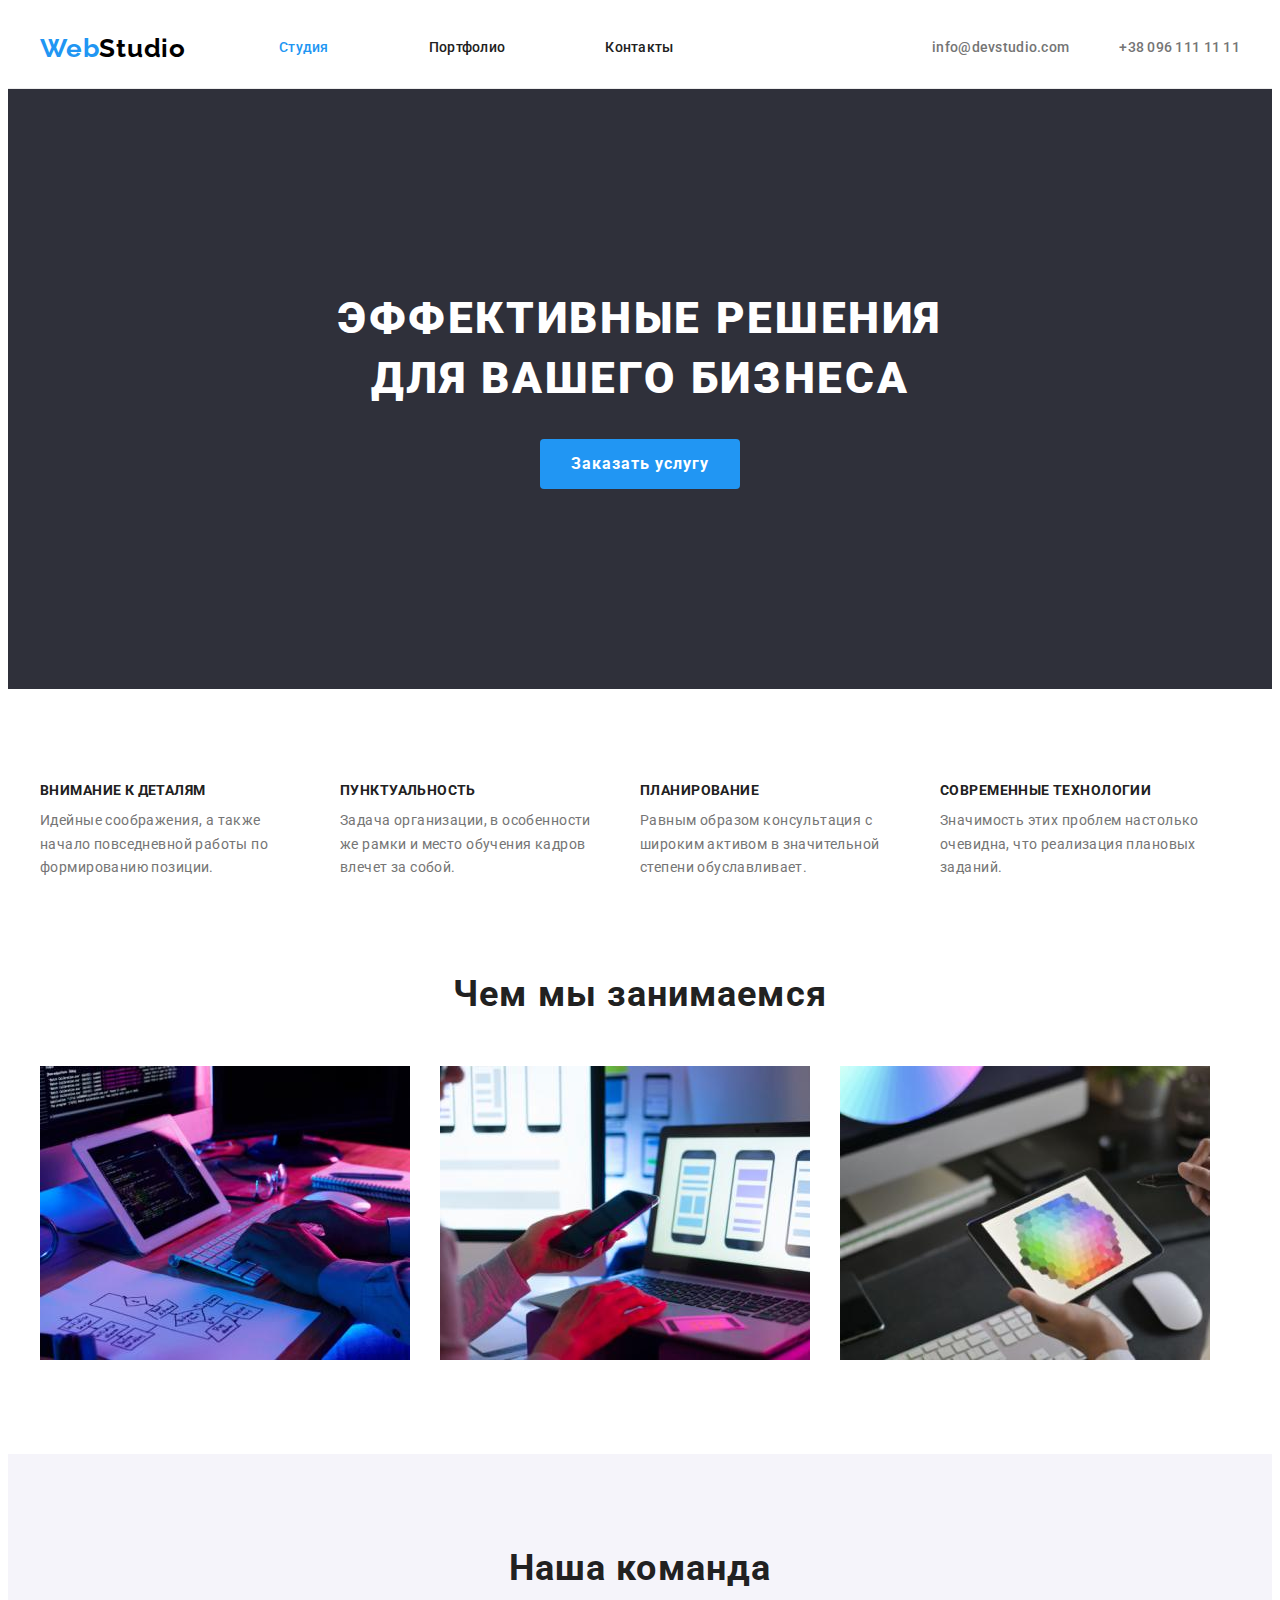
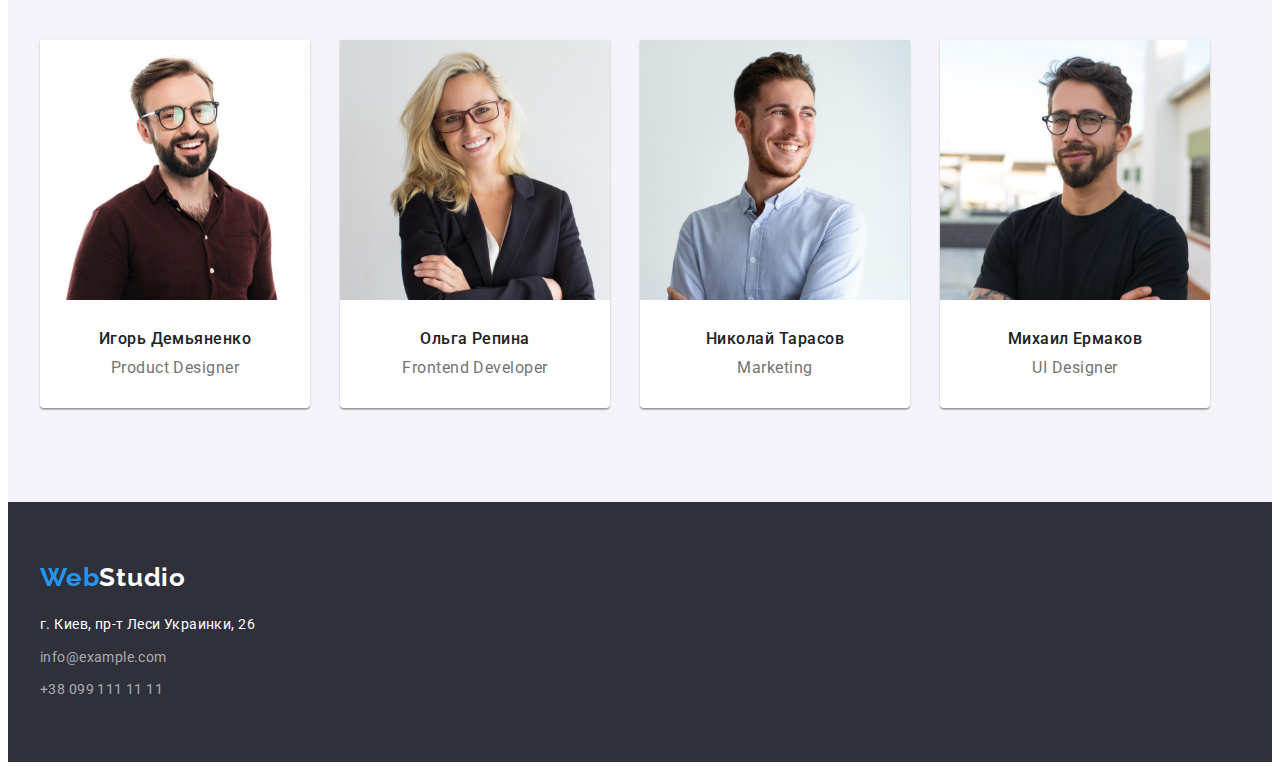
<file: index.html>
<!DOCTYPE html>
<html lang="ru">

<head>
    <meta charset="UTF-8">
    <meta http-equiv="X-UA-Compatible" content="IE=edge">
    <meta name="viewport" content="width=device-width, initial-scale=1.0">
    <title>WebStudio</title>
    <link rel="preconnect" href="https://fonts.googleapis.com">
    <link rel="preconnect" href="https://fonts.gstatic.com" crossorigin>
    <link
        href="https://fonts.googleapis.com/css2?family=Raleway:wght@700&family=Roboto:wght@400;500;700;900&display=swap"
        rel="stylesheet">
    <link rel="stylesheet" href="https://cdnjs.cloudflare.com/ajax/libs/modern-normalize/1.1.0/modern-normalize.min.css"
        integrity="sha512-wpPYUAdjBVSE4KJnH1VR1HeZfpl1ub8YT/NKx4PuQ5NmX2tKuGu6U/JRp5y+Y8XG2tV+wKQpNHVUX03MfMFn9Q=="
        crossorigin="anonymous" referrerpolicy="no-referrer" />
    <link rel="stylesheet" href="./css/styles.css">
</head>

<body>
    <!--Header-->
    <header class="header">
        <div class="container header-container">
            <a href="" class="header-logo link"><span class="logo-accent">Web</span>Studio</a>
            <nav class="header-nav">
                <ul class="header-list list">
                    <li class="header-item"><a href="./index.html" class="header-link link current">Студия</a></li>
                    <li class="header-item"><a href="./portfolio.html" class="header-link link">Портфолио</a></li>
                    <li class="header-item"><a href="" class="header-link link">Контакты</a></li>
                </ul>
            </nav>
            <div class="header-connect">
                <ul class="header-list list">
                    <li><a class="header-mail link" href="mailto:info@devstudio.com">info@devstudio.com</a></li>
                    <li><a class="header-tel link" href="tel:+380961111111">+38 096 111 11 11</a></li>
                </ul>
            </div>
        </div>
    </header>
    <!--Main-->
    <main>
        <!--Баннер-->
        <section class="hero">
            <div class="container">
                                    <h1 class="hero-title">Эффективные решения <br> для вашего бизнеса</h1>
                    <button type="button" class="hero-btn">Заказать услугу</button>
                            </div>
        </section>
        <!--Особенности-->
        <section class="features">
            <div class="container">
                <h2 class="visually-hidden">Особенности</h2>
                <ul class="features-list list">
                    <li class="features-item">
                        <h3 class="features-title">Внимание к деталям</h3>
                        <p class="features-text">Идейные соображения, а также начало повседневной работы по формированию
                            позиции.</p>
                    </li>
                    <li class="features-item">
                        <h3 class="features-title">Пунктуальность</h3>
                        <p class="features-text">Задача организации, в особенности же рамки и место обучения кадров
                            влечет
                            за собой.</p>
                    </li>
                    <li class="features-item">
                        <h3 class="features-title">Планирование</h3>
                        <p class="features-text">Равным образом консультация с широким активом в значительной степени
                            обуславливает.</p>
                    </li>
                    <li class="features-item">
                        <h3 class="features-title">Современные технологии</h3>
                        <p class="features-text">Значимость этих проблем настолько очевидна, что реализация плановых
                            заданий.</p>
                    </li>
                </ul>
            </div>
        </section>
        <!--Чем мы занимаемся-->
        <section class="about">
            <div class="container">
                <h2 class="about-title">Чем мы занимаемся</h2>
                <ul class="about-list list">
                    <li class="about-item">
                        <img src="./images/img1.jpg" alt="html code" width="370" height="294">
                    </li>
                    <li class="about-item">
                        <img src="./images/img2.jpg" alt="notebook" width="370" height="294">
                    </li>
                    <li class="about-item">
                        <img src="./images/img3.jpg" alt="image on tablet" width="370" height="294">
                    </li>
                </ul>
            </div>
        </section>
        <!--Наша Команда-->
        <section class="team">
            <div class="container">
                <h2 class="team-title">Наша команда</h2>
                <ul class="team-list list">
                    <li class="team-item">
                        <img src="./images/tm1.jpg" alt="Team Member 1" width="270" height="260">
                        <div class="team-content">
                        <h3 class="team-subtitle">Игорь Демьяненко</h3>
                        <p lang="en" class="team-text">Product Designer</p>
                        </div>
                    </li>
                    <li class="team-item">
                        <img src="./images/tm2.jpg" alt="Team Member 2" width="270" height="260">
                        <div class="team-content">
                        <h3 class="team-subtitle">Ольга Репина</h3>
                        <p lang="en" class="team-text">Frontend Developer</p>
                        </div>
                    </li>
                    <li class="team-item">
                        <img src="./images/tm3.jpg" alt="Team Member 3" width="270" height="260">
                        <div class="team-content">
                        <h3 class="team-subtitle">Николай Тарасов</h3>
                        <p lang="en" class="team-text">Marketing</p>
                        </div>
                    </li>
                    <li class="team-item">
                        <img src="./images/tm4.jpg" alt="Team Member 4" width="270" height="260">
                        <div class="team-content">
                        <h3 class="team-subtitle">Михаил Ермаков</h3>
                        <p lang="en" class="team-text">UI Designer</p>
                        </div>
                    </li>
                </ul>
            </div>
        </section>
    </main>
    <!--Footer-->
    <footer class="footer">
        <div class="container">
            <a href="" class="footer-logo link"><span class="logo-accent">Web</span>Studio</a>
            <address class="footer-address">
                <ul class="footer-list list">
                    <li class="footer-item"><a class="footer-link link" href="https://goo.gl/maps/haABjZdnL3CjeKai8"
                            target="_blank" rel="noopener noreferrer">
                            г. Киев, пр-т Леси Украинки, 26</a></li>
                    <li class="footer-item"><a class="footer-mail link"
                            href="mailto:info@example.com">info@example.com</a>
                    </li>
                    <li class="footer-item"><a class="footer-tel link" href="tel:+380991111111">+38 099 111 11 11</a>
                    </li>
                </ul>
            </address>
        </div>
    </footer>
</body>

</html>
</file>
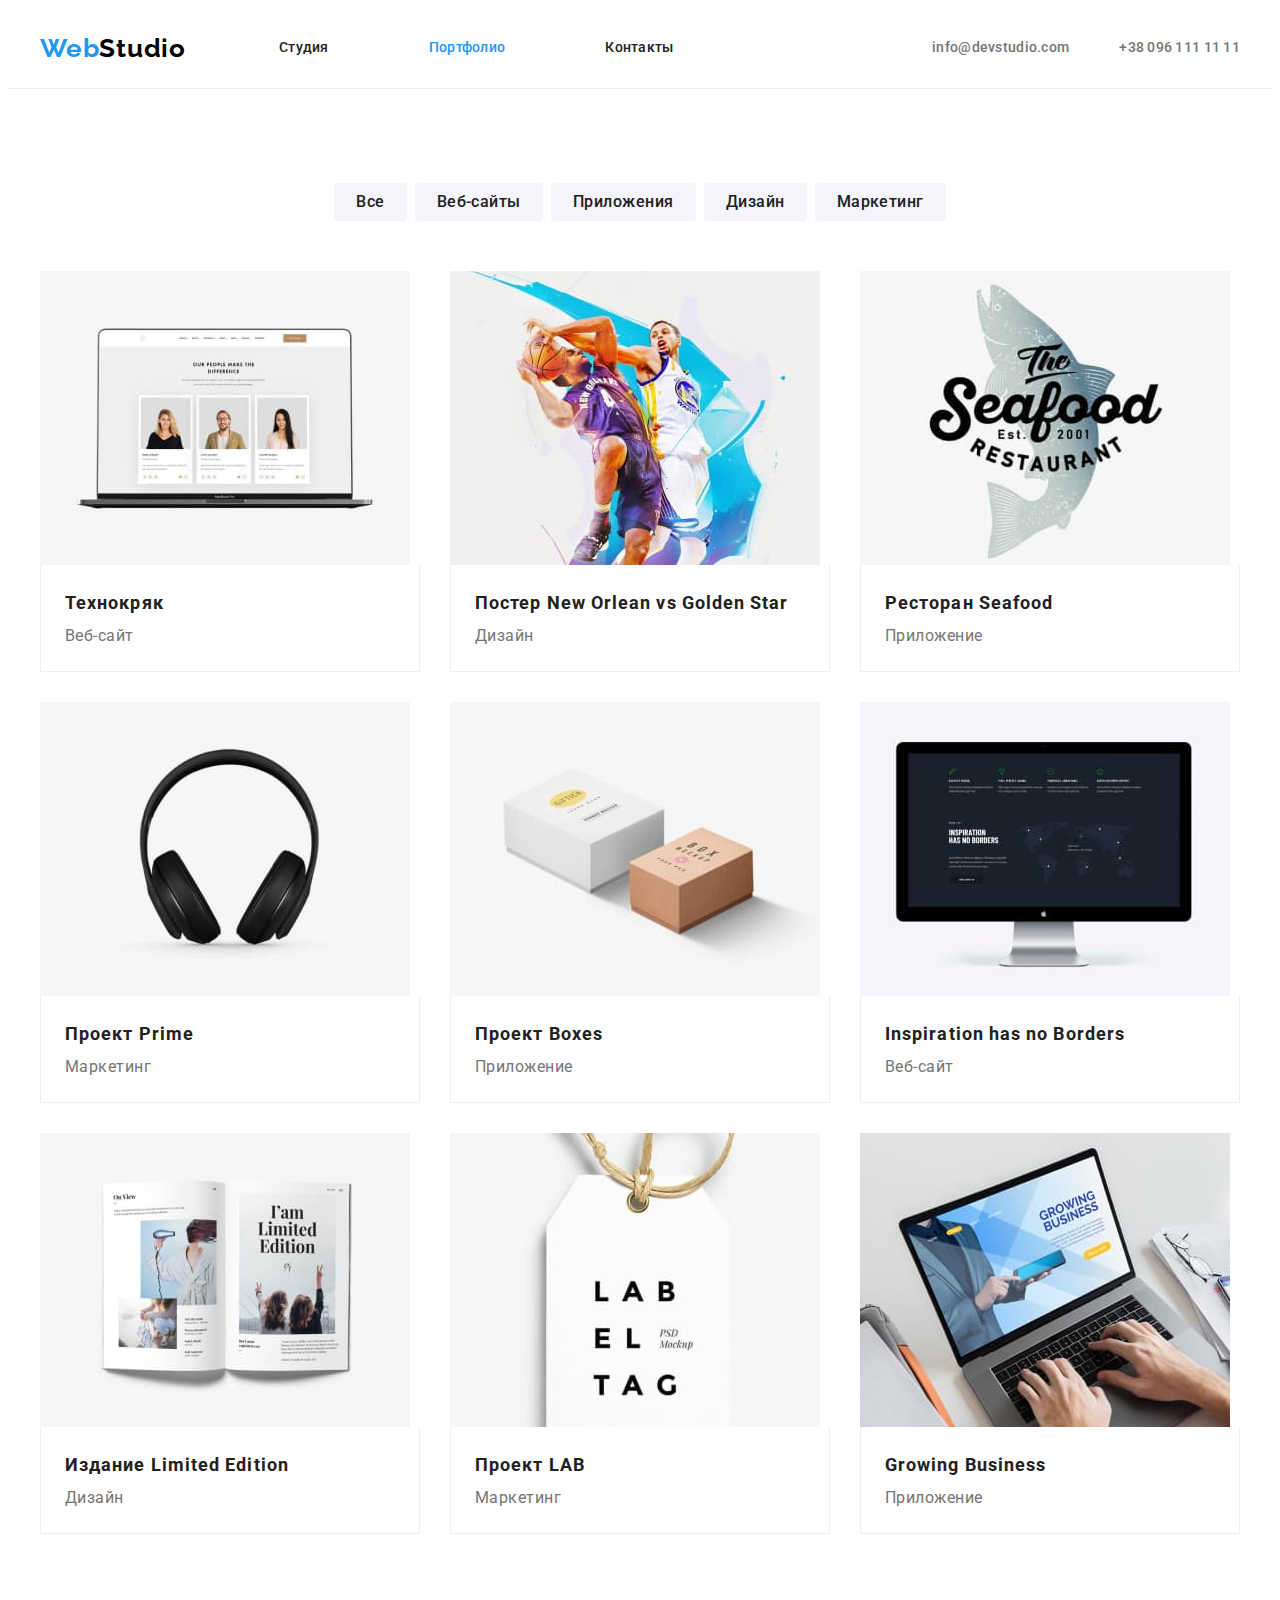
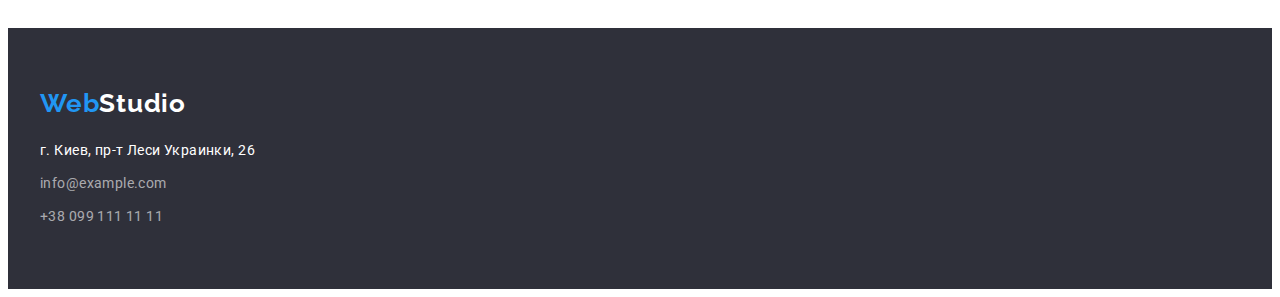
<file: portfolio.html>
<!DOCTYPE html>
<html lang="ru">

<head>
    <meta charset="UTF-8">
    <meta http-equiv="X-UA-Compatible" content="IE=edge">
    <meta name="viewport" content="width=device-width, initial-scale=1.0">
    <title>WebStudio</title>
    <link rel="preconnect" href="https://fonts.googleapis.com">
    <link rel="preconnect" href="https://fonts.gstatic.com" crossorigin>
    <link
        href="https://fonts.googleapis.com/css2?family=Raleway:wght@700&family=Roboto:wght@400;500;700;900&display=swap"
        rel="stylesheet">
    <link rel="stylesheet" href="https://cdnjs.cloudflare.com/ajax/libs/modern-normalize/1.1.0/modern-normalize.min.css"
        integrity="sha512-wpPYUAdjBVSE4KJnH1VR1HeZfpl1ub8YT/NKx4PuQ5NmX2tKuGu6U/JRp5y+Y8XG2tV+wKQpNHVUX03MfMFn9Q=="
        crossorigin="anonymous" referrerpolicy="no-referrer" />
    <link rel="stylesheet" href="./css/styles.css">
</head>

<body>
    <!--Header-->
    <header class="header">
        <div class="container header-container">
            <a href="" class="header-logo link"><span class="logo-accent">Web</span>Studio</a>
            <nav class="header-nav">
                <ul class="header-list list">
                    <li class="header-item"><a href="./index.html" class="header-link link">Студия</a></li>
                    <li class="header-item"><a href="./portfolio.html" class="header-link link current">Портфолио</a>
                    </li>
                    <li class="header-item"><a href="" class="header-link link">Контакты</a></li>
                </ul>
            </nav>
            <div class="header-connect">
                <ul class="header-list list">
                    <li><a class="header-mail link" href="mailto:info@devstudio.com">info@devstudio.com</a></li>
                    <li><a class="header-tel link" href="tel:+380961111111">+38 096 111 11 11</a></li>
                </ul>
            </div>
        </div>
    </header>
    <!--Main-->
    <main>
        <section class="work">
            <div class="container">
                <h1 class="visually-hidden">Наши Работы</h1>
                <ul class="filters-list list">
                    <li class="filters-item">
                        <button type="button" class="filters-btn">Все</button>
                    </li>
                    <li class="filters-item">
                        <button type="button" class="filters-btn">Веб-сайты</button>
                    </li>
                    <li class="filters-item">
                        <button type="button" class="filters-btn">Приложения</button>
                    </li>
                    <li class="filters-item">
                        <button type="button" class="filters-btn">Дизайн</button>
                    </li>
                    <li class="filters-item">
                        <button type="button" class="filters-btn">Маркетинг</button>
                    </li>
                </ul>
                <ul class="work-list list">
                    <li class="work-item">
                        <a href="" class="work-link link">
                            <img src="./images/portfolio1.jpg" alt="Ноутбук с примером сайта" width="370">
                            <div class="work-content">
                                <h2 class="work-title">Технокряк</h2>
                                <p class="work-text">Веб-сайт</p>
                            </div>
                        </a>
                    </li>
                    <li class="work-item">
                        <a href="" class="work-link link">
                            <img src="./images/portfolio2.jpg" alt="Игроки в баскетбол" width="370">
                            <div class="work-content">
                                <h2 class="work-title">Постер <span lang="en">New Orlean vs Golden Star</span></h2>
                                <p class="work-text">Дизайн</p>
                            </div>
                        </a>
                    </li>
                    <li class="work-item">
                        <a href="" class="work-link link">
                            <img src="./images/portfolio3.jpg" alt="Логотип ресторана" width="370">
                            <div class="work-content">
                                <h2 class="work-title">Ресторан <span lang="en">Seafood</span></h2>
                                <p class="work-text">Приложение</p>
                            </div>

                        </a>
                    </li>
                    <li class="work-item">
                        <a href="" class="work-link link">
                            <img src="./images/portfolio4.jpg" alt="Наушники" width="370">
                            <div class="work-content">
                                <h2 class="work-title">Проект <span lang="en">Prime</span></h2>
                                <p class="work-text">Маркетинг</p>
                            </div>
                        </a>
                    </li>
                    <li class="work-item">
                        <a href="" class="work-link link">
                            <img src="./images/portfolio5.jpg" alt="Мокап коробок" width="370">
                            <div class="work-content">
                                <h2 class="work-title">Проект <span lang="en">Boxes</span></h2>
                                <p class="work-text">Приложение</p>
                            </div>
                        </a>
                    </li>
                    <li class="work-item">
                        <a href="" class="work-link link">
                            <img src="./images/portfolio6.jpg" alt="Монитор с примером сайта" width="370">
                            <div class="work-content">
                                <h2 lang="en" class="work-title">Inspiration has no Borders</h2>
                                <p class="work-text">Веб-сайт</p>
                            </div>
                        </a>
                    </li>
                    <li class="work-item">
                        <a href="" class="work-link link">
                            <img src="./images/portfolio7.jpg" alt="Открытый журнал" width="370">
                            <div class="work-content">
                                <h2 class="work-title">Издание <span lang="en">Limited Edition</span></h2>
                                <p class="work-text">Дизайн</p>
                            </div>
                        </a>
                    </li>
                    <li class="work-item">
                        <a href="" class="work-link link">
                            <img src="./images/portfolio8.jpg" alt="Мокап бирки" width="370">
                            <div class="work-content">
                                <h2 class="work-title">Проект <span>LAB</span></h2>
                                <p class="work-text">Маркетинг</p>
                            </div>
                        </a>
                    </li>
                    <li class="work-item">
                        <a href="" class="work-link link">
                            <img src="./images/portfolio9.jpg" alt="Работа на ноутбуке" width="370">
                            <div class="work-content">
                                <h2 lang="en" class="work-title">Growing Business</h2>
                                <p class="work-text">Приложение</p>
                            </div>
                        </a>
                    </li>
                </ul>
            </div>
        </section>
    </main>
    <!--Footer-->
    <footer class="footer">
        <div class="container">
            <a href="" class="footer-logo link"><span class="logo-accent">Web</span>Studio</a>
            <address class="footer-address">
                <ul class="footer-list list">
                    <li class="footer-item"><a class="footer-link link" href="https://goo.gl/maps/haABjZdnL3CjeKai8"
                            target="_blank" rel="noopener noreferrer">
                            г. Киев, пр-т Леси Украинки, 26</a></li>
                    <li class="footer-item"><a class="footer-mail link"
                            href="mailto:info@example.com">info@example.com</a>
                    </li>
                    <li class="footer-item"><a class="footer-tel link" href="tel:+380991111111">+38 099 111 11 11</a>
                    </li>
                </ul>
            </address>
        </div>
    </footer>
</body>

</html>
</file>
<file: css/styles.css>
:root {
    --first-accent-color: #2196F3;
    --second-accent-color: #188CE8;
    --logo-color: #000000;
    --first-background-color: #FFFFFF;
    --second-background-color: #2F303A;
    --third-background-color: #F5F4FA;
    --first-text-color: #212121;
    --second-text-color: #757575;
    --third-text-color: #FFFFFF;
}

p,
h1,
h2,
h3,
h4,
h5,
h6 {
    margin: 0;
}

ul,
ol {
    margin: 0;
    padding-left: 0;
}

button {
    cursor: pointer;
}

img,
a {
    display: block;
}

body {
    font-family: 'Roboto', sans-serif;
    color: var(--second-text-color);
    background-color: var(--first-background-color);
}

.container {
    width: 1200px;
    margin: 0 auto;
    padding-left: 15px;
    padding-right: 15px;
}

.list {
    list-style: none;
}

.link {
    text-decoration: none;
}

.header {
    margin-bottom: 0;
    border-bottom: 1px solid #ECECEC
}

.header-container {
    display: flex;
    align-items: center;
}

.header-list {
    display: flex;
}

.header-logo {
    font-family: 'Raleway';
    font-weight: 700;
    font-size: 26px;
    line-height: 1.19;
    letter-spacing: 0.03em;
    color: var(--logo-color);
    margin-right: 93px;
    padding-top: 24px;
    padding-bottom: 24px;
}

.logo-accent {
    color: var(--first-accent-color);
}


.header-item:not(:last-child) {
    margin-right: 50px;
}

.header-link {
    font-weight: 500;
    font-size: 14px;
    line-height: 1.14;
    letter-spacing: 0.02em;
    color: var(--first-text-color);
    padding-top: 32px;
    padding-bottom: 32px;
}

.header-link:hover,
.header-link:focus {
    color: var(--first-accent-color);
}

.current {
    color: var(--first-accent-color);
}

.header-list li:not(:first-child) {
    margin-left: 50px;
}

.header-mail,
.header-tel {
    font-weight: 500;
    font-size: 14px;
    line-height: 1.14;
    letter-spacing: 0.02em;
    color: var(--second-text-color);
    padding-top: 32px;
    padding-bottom: 32px;
}

.header-mail:hover,
.header-tel:hover {
    color: var(--first-accent-color);
}

.header-mail:focus,
.header-tel:focus {
    color: var(--first-accent-color);
}

.header-connect {
    margin-left: auto;
}

.hero {
    background-color: var(--second-background-color);
    padding-top: 200px;
    padding-bottom: 200px;
    text-align: center;
}

.hero-title {
    font-weight: 900;
    font-size: 44px;
    line-height: 1.36;
    text-align: center;
    letter-spacing: 0.06em;
    text-transform: uppercase;
    color: var(--third-text-color);
    margin-bottom: 30px;
}

.hero-btn {
    font-family: inherit;
    background-color: var(--first-accent-color);
    font-weight: 700;
    font-size: 16px;
    line-height: 1.88;
    display: inline-block;
    align-items: center;
    text-align: center;
    letter-spacing: 0.06em;
    color: var(--third-text-color);
    min-width: 200px;
    height: 50px;
    border-radius: 4px;
    border: none;
}

.hero-btn:hover,
.hero-btn:focus {
    color: var(--third-text-color);
    background-color: var(--second-accent-color);
}

.visually-hidden {
    position: absolute;
    white-space: nowrap;
    width: 1px;
    height: 1px;
    overflow: hidden;
    border: 0;
    padding: 0;
    clip: rect(0 0 0 0);
    clip-path: inset(50%);
    margin: -1px;
}

.features {
    padding-top: 94px;
    padding-bottom: 47px;
}

.features-list {
    display: flex;
}

.features-item:not(:last-child) {
    margin-right: 30px;
}

.features-title {
    font-weight: 700;
    font-size: 14px;
    line-height: 1.14;
    letter-spacing: 0.03em;
    text-transform: uppercase;
    color: var(--first-text-color);
    margin-bottom: 10px;
}

.features-text {
    font-size: 14px;
    line-height: 1.71;
    letter-spacing: 0.03em;
    color: var(--second-text-color);
    max-width: 270px;
}

.about {
    padding-top: 47px;
    padding-bottom: 94px;
}

.about-list {
    display: flex;
}

.about-title {
    font-weight: 700;
    font-size: 36px;
    line-height: 1.16;
    text-align: center;
    letter-spacing: 0.03em;
    color: var(--first-text-color);
    margin-bottom: 50px;
}

.about-item:not(:last-child) {
    margin-right: 30px;
}

.team {
    background-color: var(--third-background-color);
    padding-top: 94px;
    padding-bottom: 94px;
}

.team-title {
    font-weight: 700;
    font-size: 36px;
    line-height: 1.16;
    text-align: center;
    letter-spacing: 0.03em;
    color: var(--first-text-color);
    margin-bottom: 50px;
}

.team-list {
    display: flex;
}

.team-item:not(:last-child) {
    margin-right: 30px;
}

.team-subtitle {
    font-weight: 500;
    font-size: 16px;
    line-height: 1.18;
    text-align: center;
    letter-spacing: 0.03em;
    color: var(--first-text-color);
    margin-bottom: 10px;
}

.team-text {
    font-size: 16px;
    line-height: 1.18;
    text-align: center;
    letter-spacing: 0.03em;
    color: var(--second-text-color);
}

.team-item {
    box-shadow: 0px 1px 3px rgba(0, 0, 0, 0.12), 0px 1px 1px rgba(0, 0, 0, 0.14), 0px 2px 1px rgba(0, 0, 0, 0.2);
    border-radius: 0px 0px 4px 4px;
    width: 270px;
    background-color: var(--first-background-color);
}

.team-content {
    padding-top: 30px;
    padding-bottom: 30px;
}

.footer {
    background-color: var(--second-background-color);
    padding-top: 60px;
    padding-bottom: 60px;
}

.footer-logo {
    font-family: 'Raleway', sans-serif;
    font-style: normal;
    font-weight: 700;
    font-size: 26px;
    line-height: 1.19;
    letter-spacing: 0.03em;
    color: var(--third-text-color);
    margin-bottom: 20px;
}

.footer-address {
    font-style: normal;
}

.footer-list li:not(:last-child) {
    margin-bottom: 9px;
}

.footer-link {
    font-size: 14px;
    line-height: 1.71;
    letter-spacing: 0.03em;
    color: var(--third-text-color);
}

.footer-mail,
.footer-tel {
    font-size: 14px;
    line-height: 1.71;
    letter-spacing: 0.03em;
    color: rgba(255, 255, 255, 0.6);
}

.footer-mail:hover,
.footer-tel:hover {
    color: var(--first-accent-color);
}

.footer-mail:focus,
.footer-tel:focus {
    color: var(--first-accent-color);
}

.filters-list {
    display: flex;
    justify-content: center;
    margin-bottom: 50px;
}

.filters-item:not(:last-child) {
    margin-right: 8px;
}

.filters-btn {
    font-family: 'Roboto', sans-serif;
    font-weight: 500;
    font-size: 16px;
    line-height: 1.62;
    text-align: center;
    letter-spacing: 0.03em;
    border: none;
    cursor: pointer;
    color: var(--first-text-color);
    background-color: var(--third-background-color);
    padding: 6px 22px;
    border-radius: 4px;
}

.filters-btn:hover,
.filters-btn:focus {
    color: var(--third-text-color);
    background-color: var(--first-accent-color);
}

.work {
    padding-top: 94px;
    padding-bottom: 94px;
}

.work-list {
    display: flex;
    flex-wrap: wrap;
    margin-left: -30px;
    margin-top: -30px;
    padding: 0;
}

.work-item {
    margin-left: 30px;
    margin-top: 30px;
    flex-basis: calc((100% - 3*30px) / 3);
    background-color: #fff;
}

.work-title {
    font-weight: 700;
    font-size: 18px;
    line-height: 2;
    letter-spacing: 0.06em;
    color: var(--first-text-color);
}

.work-text {
    font-size: 16px;
    line-height: 1.88;
    letter-spacing: 0.03em;
    color: var(--second-text-color);
}

.work-content {
    background: var(--first-background-color);
    border: 1px solid #EEEEEE;
    border-top: transparent;
    padding: 20px 24px;
}
</file>
